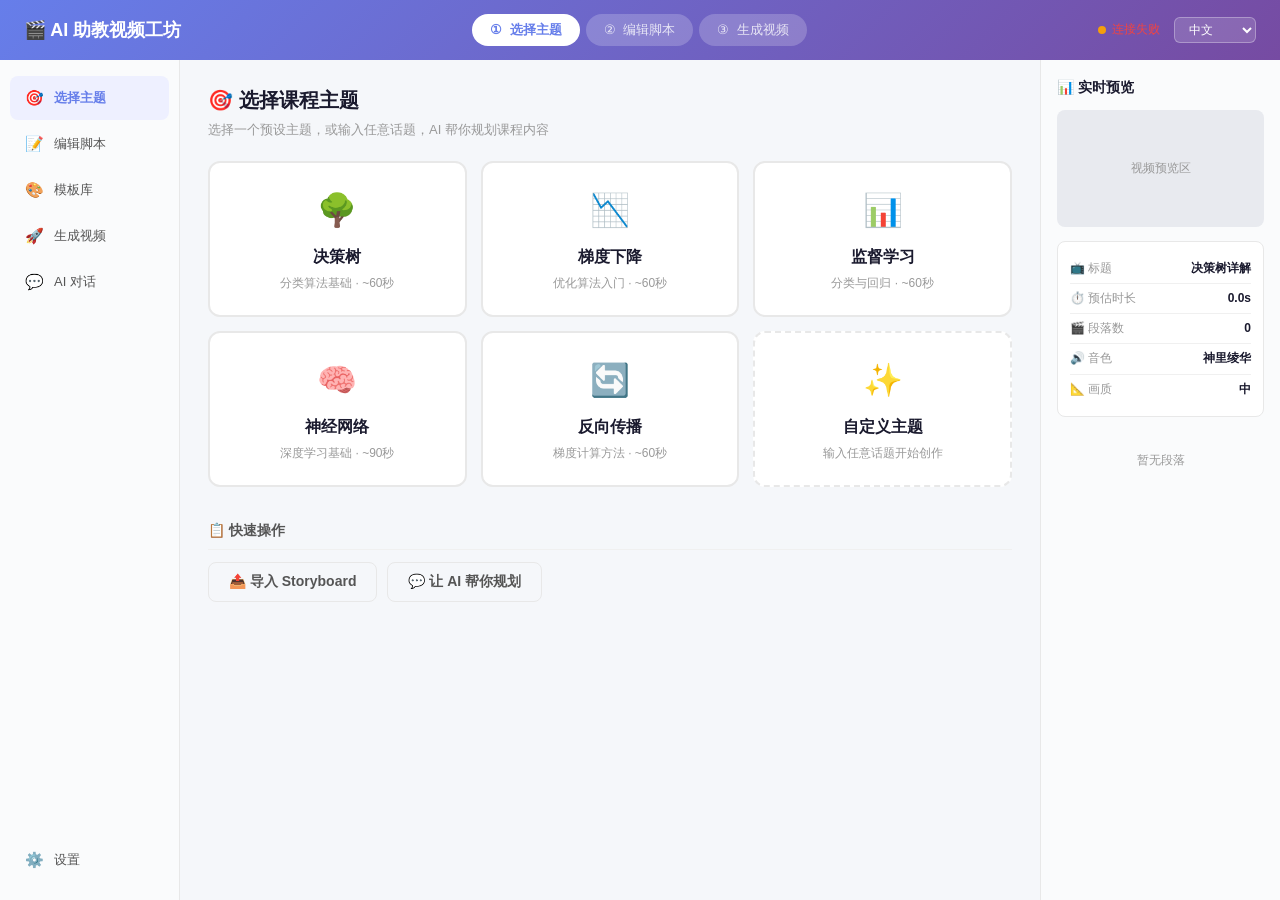
<file: frontend/index.html>
<!DOCTYPE html>
<html lang="zh">
<head>
<meta charset="UTF-8">
<meta name="viewport" content="width=device-width, initial-scale=1.0">
<meta name="description" content="AI 助教视频工坊 - 一键生成专业教学视频">
<meta name="theme-color" content="#667eea">
<link rel="icon" href="data:image/svg+xml,<svg xmlns='http://www.w3.org/2000/svg' viewBox='0 0 100 100'><text y='.9em' font-size='90'>🎬</text></svg>">
<title>AI 助教视频工坊</title>
<link rel="stylesheet" href="style.css">
</head>
<body>

<!-- 顶部导航栏 -->
<header class="app-header">
  <div class="header-left">
    <div class="logo">🎬 AI 助教视频工坊</div>
  </div>
  <div class="header-steps">
    <div class="step active" data-step="topic"><span class="step-num">①</span> 选择主题</div>
    <div class="step" data-step="edit"><span class="step-num">②</span> 编辑脚本</div>
    <div class="step" data-step="generate"><span class="step-num">③</span> 生成视频</div>
  </div>
  <div class="header-right">
    <div class="health-status">
      <span id="statusDot" class="status-dot"></span>
      <span id="statusText" data-i18n="checking">检测中...</span>
    </div>
    <select id="langSwitch" class="lang-switch" onchange="switchLang(this.value)">
      <option value="zh">中文</option>
      <option value="en">English</option>
    </select>
  </div>
</header>

<!-- 主体：侧边栏 + 内容 + 预览 -->
<div class="app-body">

  <!-- 左侧导航 -->
  <nav class="sidebar">
    <div class="nav-item active" data-nav="topic" onclick="goNav('topic')">
      <span class="nav-icon">🎯</span><span class="nav-label">选择主题</span>
    </div>
    <div class="nav-item" data-nav="edit" onclick="goNav('edit')">
      <span class="nav-icon">📝</span><span class="nav-label">编辑脚本</span>
    </div>
    <div class="nav-item" data-nav="templates" onclick="goNav('templates')">
      <span class="nav-icon">🎨</span><span class="nav-label">模板库</span>
    </div>
    <div class="nav-item" data-nav="generate" onclick="goNav('generate')">
      <span class="nav-icon">🚀</span><span class="nav-label">生成视频</span>
    </div>
    <div class="nav-item" data-nav="chat" onclick="goNav('chat')">
      <span class="nav-icon">💬</span><span class="nav-label">AI 对话</span>
    </div>
    <div class="sidebar-bottom">
      <div class="nav-item" data-nav="settings" onclick="goNav('settings')">
        <span class="nav-icon">⚙️</span><span class="nav-label">设置</span>
      </div>
    </div>
  </nav>

  <!-- 中间内容区 -->
  <main class="content">

    <!-- ========== 步骤1：选择主题 ========== -->
    <div class="page active" id="page-topic">
      <h2 class="page-title">🎯 选择课程主题</h2>
      <p class="page-desc">选择一个预设主题，或输入任意话题，AI 帮你规划课程内容</p>

      <div class="topic-grid">
        <div class="topic-card" onclick="loadPreset('decisionTree')">
          <div class="topic-emoji">🌳</div>
          <div class="topic-name">决策树</div>
          <div class="topic-desc">分类算法基础 · ~60秒</div>
        </div>
        <div class="topic-card" onclick="loadPreset('gradientDescent')">
          <div class="topic-emoji">📉</div>
          <div class="topic-name">梯度下降</div>
          <div class="topic-desc">优化算法入门 · ~60秒</div>
        </div>
        <div class="topic-card" onclick="loadPreset('supervised')">
          <div class="topic-emoji">📊</div>
          <div class="topic-name">监督学习</div>
          <div class="topic-desc">分类与回归 · ~60秒</div>
        </div>
        <div class="topic-card" onclick="loadPreset('neuralNetwork')">
          <div class="topic-emoji">🧠</div>
          <div class="topic-name">神经网络</div>
          <div class="topic-desc">深度学习基础 · ~90秒</div>
        </div>
        <div class="topic-card" onclick="loadPreset('backprop')">
          <div class="topic-emoji">🔄</div>
          <div class="topic-name">反向传播</div>
          <div class="topic-desc">梯度计算方法 · ~60秒</div>
        </div>
        <div class="topic-card topic-custom" onclick="goNav('edit')">
          <div class="topic-emoji">✨</div>
          <div class="topic-name">自定义主题</div>
          <div class="topic-desc">输入任意话题开始创作</div>
        </div>
      </div>

      <div class="section-bar">
        <span>📋 快速操作</span>
      </div>
      <div class="quick-actions">
        <button class="btn btn-outline" onclick="importJSON()">📤 导入 Storyboard</button>
        <button class="btn btn-outline" onclick="goNav('chat')">💬 让 AI 帮你规划</button>
      </div>
    </div>

    <!-- ========== 步骤2：编辑脚本 ========== -->
    <div class="page" id="page-edit">
      <h2 class="page-title">📝 编辑课程脚本</h2>
      <p class="page-desc">调整标题、旁白和段落顺序，右侧实时预览时长</p>

      <div class="form-row">
        <div class="form-group">
          <label>📺 课程标题</label>
          <input id="videoTitle" type="text" placeholder="例如：决策树算法详解" value="决策树详解">
        </div>
        <div class="form-group" style="max-width:160px">
          <label>⏱️ 目标时长（秒）</label>
          <input id="durationTarget" type="number" value="60" min="10" max="600">
        </div>
      </div>

      <div class="section-bar">
        <span>🎬 课程段落</span>
        <div class="section-actions">
          <button class="btn btn-sm btn-ghost" onclick="autoIntroOutro()">🎯 自动开场+结尾</button>
          <button class="btn btn-sm btn-primary" onclick="addSegment('','')">
            ＋ 添加段落
          </button>
        </div>
      </div>

      <div id="segmentsContainer" class="segments-container">
        <p class="empty-hint">点击「选择主题」加载预设，或点击「添加段落」开始创作</p>
      </div>

      <div class="form-actions">
        <button class="btn btn-outline" onclick="exportJSON()">📥 导出 JSON</button>
        <button class="btn btn-primary" onclick="goNav('generate')">下一步：生成视频 →</button>
      </div>
    </div>

    <!-- ========== 模板库 ========== -->
    <div class="page" id="page-templates">
      <h2 class="page-title">🎨 模板库</h2>
      <p class="page-desc">查看可用的 Manim 动画模板，点击查看详情</p>
      <div class="form-actions" style="margin-bottom:16px">
        <button class="btn btn-primary" onclick="loadTemplates()">🔄 刷新模板</button>
      </div>
      <div id="templatesGrid" class="templates-grid">
        <p class="empty-hint">点击「刷新模板」获取可用模板列表</p>
      </div>
    </div>

    <!-- ========== 步骤3：生成视频 ========== -->
    <div class="page" id="page-generate">
      <h2 class="page-title">🚀 生成教学视频</h2>
      <p class="page-desc">确认 Storyboard 后一键生成，支持纯 TTS 或完整视频</p>

      <div class="generate-layout">
        <div class="generate-left">
          <div class="section-bar"><span>📋 Storyboard JSON</span></div>
          <textarea id="jsonPreview" class="json-preview" readonly></textarea>
          <div class="json-actions">
            <button class="btn btn-sm btn-ghost" onclick="copyJSON()">📋 复制</button>
            <button class="btn btn-sm btn-ghost" onclick="exportJSON()">📥 导出</button>
            <button class="btn btn-sm btn-ghost" onclick="importJSON()">📤 导入</button>
          </div>
        </div>
        <div class="generate-right">
          <button id="btnGenerate" class="btn btn-generate" onclick="generateVideo()">
            🎬 开始生成
          </button>
          <div class="progress-bar">
            <div id="progressFill" class="progress-fill" style="width:0%"></div>
          </div>
          <div id="progressText" class="progress-text" data-i18n="genReady">就绪</div>

          <div class="section-bar" style="margin-top:16px"><span>📋 运行日志</span></div>
          <div id="logBox" class="log-box">等待开始...</div>
        </div>
      </div>

      <!-- 生成结果 -->
      <div id="resultBox" class="result-box" style="display:none">
        <div class="section-bar"><span>✅ 生成结果</span></div>
        <div id="resultContent"></div>
      </div>

      <!-- 视频预览 -->
      <div id="previewContainer" class="video-preview-container" style="display:none">
        <div class="section-bar"><span>🎬 视频预览</span></div>
        <video id="previewVideo" controls class="video-player"></video>
      </div>
    </div>

    <!-- ========== AI 对话 ========== -->
    <div class="page" id="page-chat">
      <h2 class="page-title">💬 AI 助教对话</h2>
      <p class="page-desc">告诉 AI 你想生成什么样的教学视频，它会帮你规划 Storyboard</p>

      <div class="chat-container">
        <div class="chat-model-bar">
          <label>🤖 选择模型：</label>
          <select id="modelSelect" class="model-select" onchange="onModelChange(this.value)">
            <option value="">加载中...</option>
          </select>
          <span id="modelStatus" class="model-status"></span>
        </div>
        <div id="chatBox" class="chat-box">
          <div class="chat-msg bot">
            <div class="chat-bubble" data-i18n="chatWelcome">你好！我是 AI 助教，告诉我你想生成什么样的教学视频？</div>
          </div>
        </div>
        <div class="chat-input-bar">
          <textarea id="chatInput" class="chat-input" rows="1" data-i18n="chatPlaceholder" placeholder="输入你的需求，例如：帮我生成一个讲梯度下降的视频..."></textarea>
          <div class="chat-buttons">
            <button class="btn btn-primary" onclick="sendChat()" data-i18n="chatSend">发送</button>
            <button class="btn btn-success" onclick="quickGenerate()">🎬 快速生成</button>
          </div>
        </div>
      </div>
    </div>

    <!-- ========== 设置 ========== -->
    <div class="page" id="page-settings">
      <h2 class="page-title">⚙️ Pipeline 设置</h2>
      <p class="page-desc">调整视频生成参数和界面偏好</p>

      <div class="settings-grid">
        <div class="settings-card">
          <h3>🎬 Manim 画质</h3>
          <select id="settQuality">
            <option value="low">低（快速预览）</option>
            <option value="medium" selected>中（默认）</option>
            <option value="high">高（最终输出）</option>
          </select>
        </div>
        <div class="settings-card">
          <h3>📐 字幕对齐</h3>
          <select id="settWhisper">
            <option value="true">启用 WhisperX</option>
            <option value="false">禁用</option>
          </select>
        </div>
        <div class="settings-card">
          <h3>🔊 语速</h3>
          <select id="settSpeed">
            <option value="0.8">0.8x 慢速</option>
            <option value="1.0" selected>1.0x 正常</option>
            <option value="1.2">1.2x 快速</option>
          </select>
        </div>
        <div class="settings-card">
          <h3>📝 字幕字号</h3>
          <select id="settFontSize">
            <option value="14">14px 小</option>
            <option value="18" selected>18px 中</option>
            <option value="24">24px 大</option>
          </select>
        </div>
      </div>

      <div class="section-bar" style="margin-top:20px"><span>🌐 界面语言</span></div>
      <select id="settLang" onchange="switchLang(this.value)">
        <option value="zh">中文</option>
        <option value="en">English</option>
      </select>

      <div class="form-actions" style="margin-top:20px">
        <button class="btn btn-primary" onclick="saveSettings()">💾 保存设置</button>
      </div>
    </div>

  </main>

  <!-- 右侧实时预览 -->
  <aside class="preview-panel">
    <div class="preview-title">📊 实时预览</div>
    <div class="preview-video-box">
      <span>视频预览区</span>
    </div>
    <div class="preview-info">
      <div class="preview-row">
        <span>📺 标题</span>
        <strong id="previewTitle">未设置</strong>
      </div>
      <div class="preview-row">
        <span>⏱️ 预估时长</span>
        <strong id="estDuration">0.0s</strong>
      </div>
      <div class="preview-row">
        <span>🎬 段落数</span>
        <strong id="segCount">0</strong>
      </div>
      <div class="preview-row">
        <span>🔊 音色</span>
        <strong>神里绫华</strong>
      </div>
      <div class="preview-row">
        <span>📐 画质</span>
        <strong id="previewQuality">中</strong>
      </div>
    </div>
    <div class="preview-segments" id="previewSegments">
      <div class="preview-empty">暂无段落</div>
    </div>
  </aside>

</div>

<!-- Toast -->
<div id="toastContainer" class="toast-container"></div>

<script src="app.js"></script>
</body>
</html>
</file>
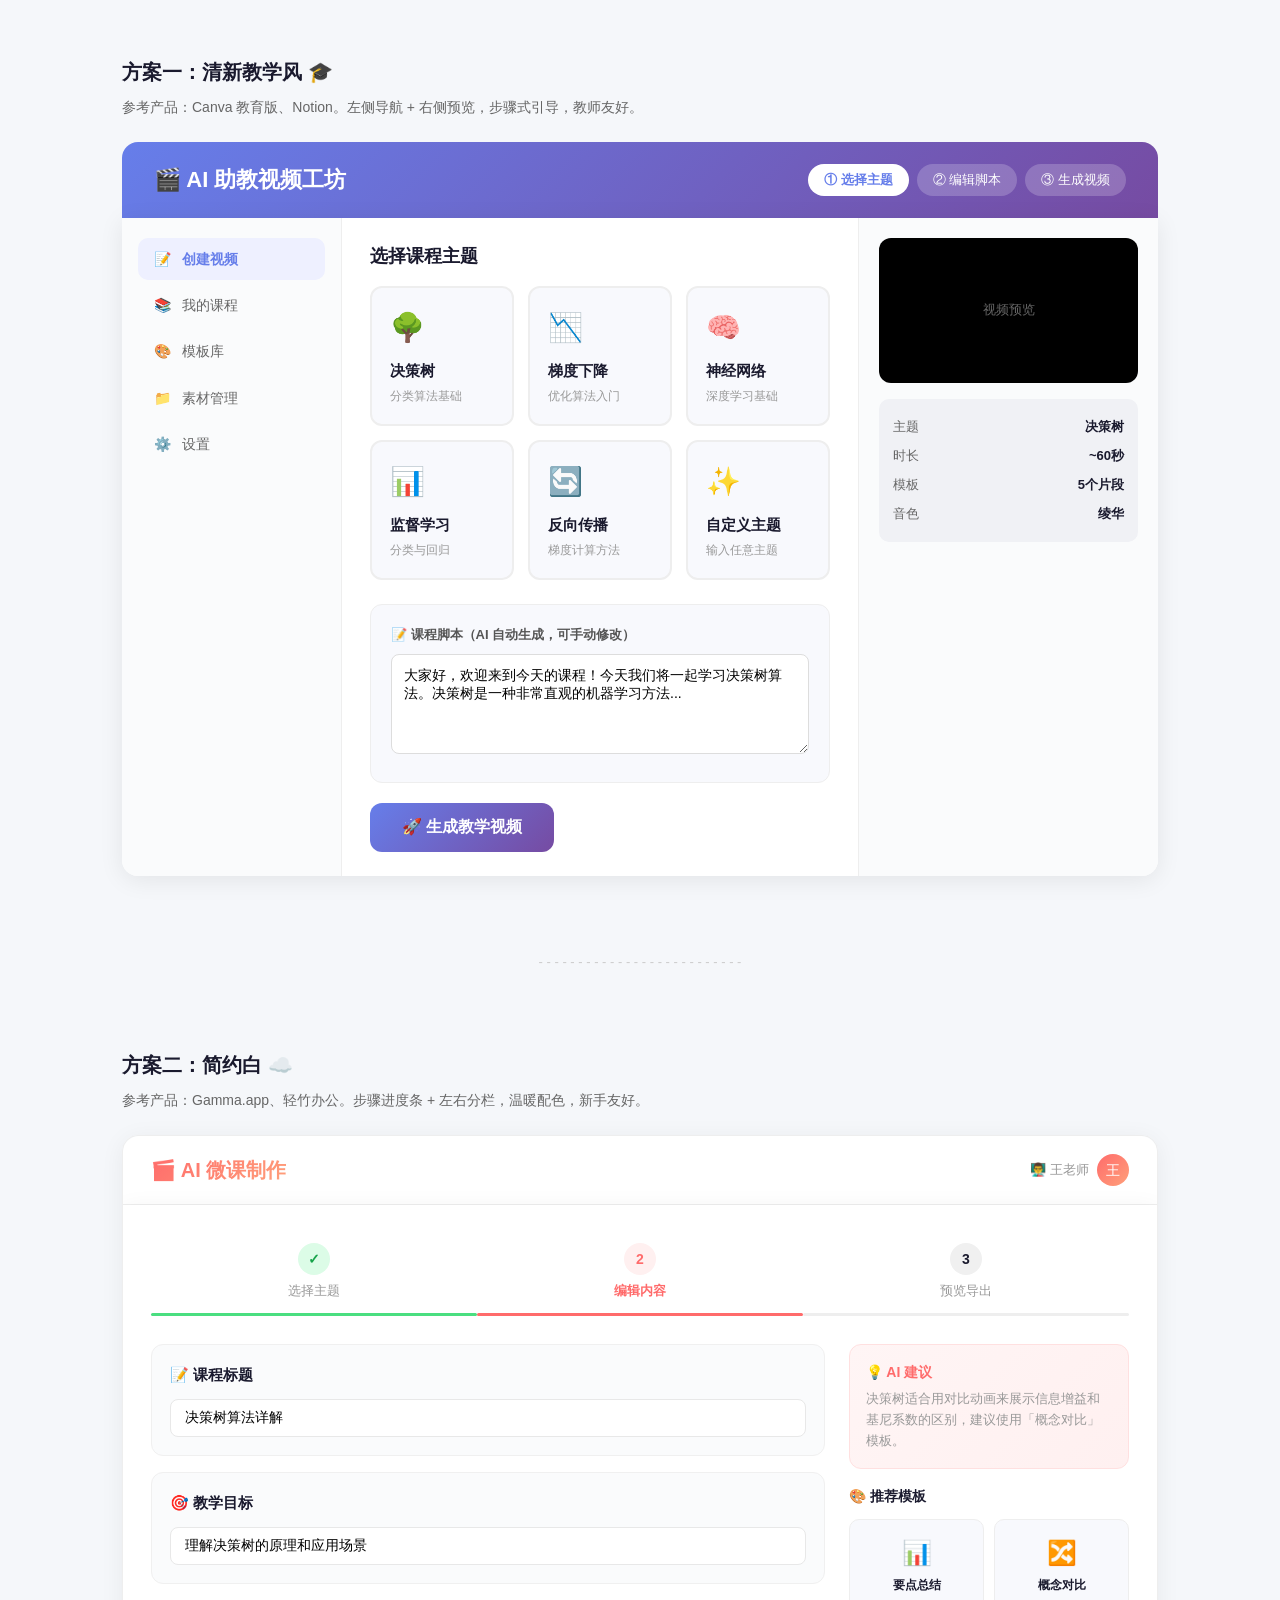
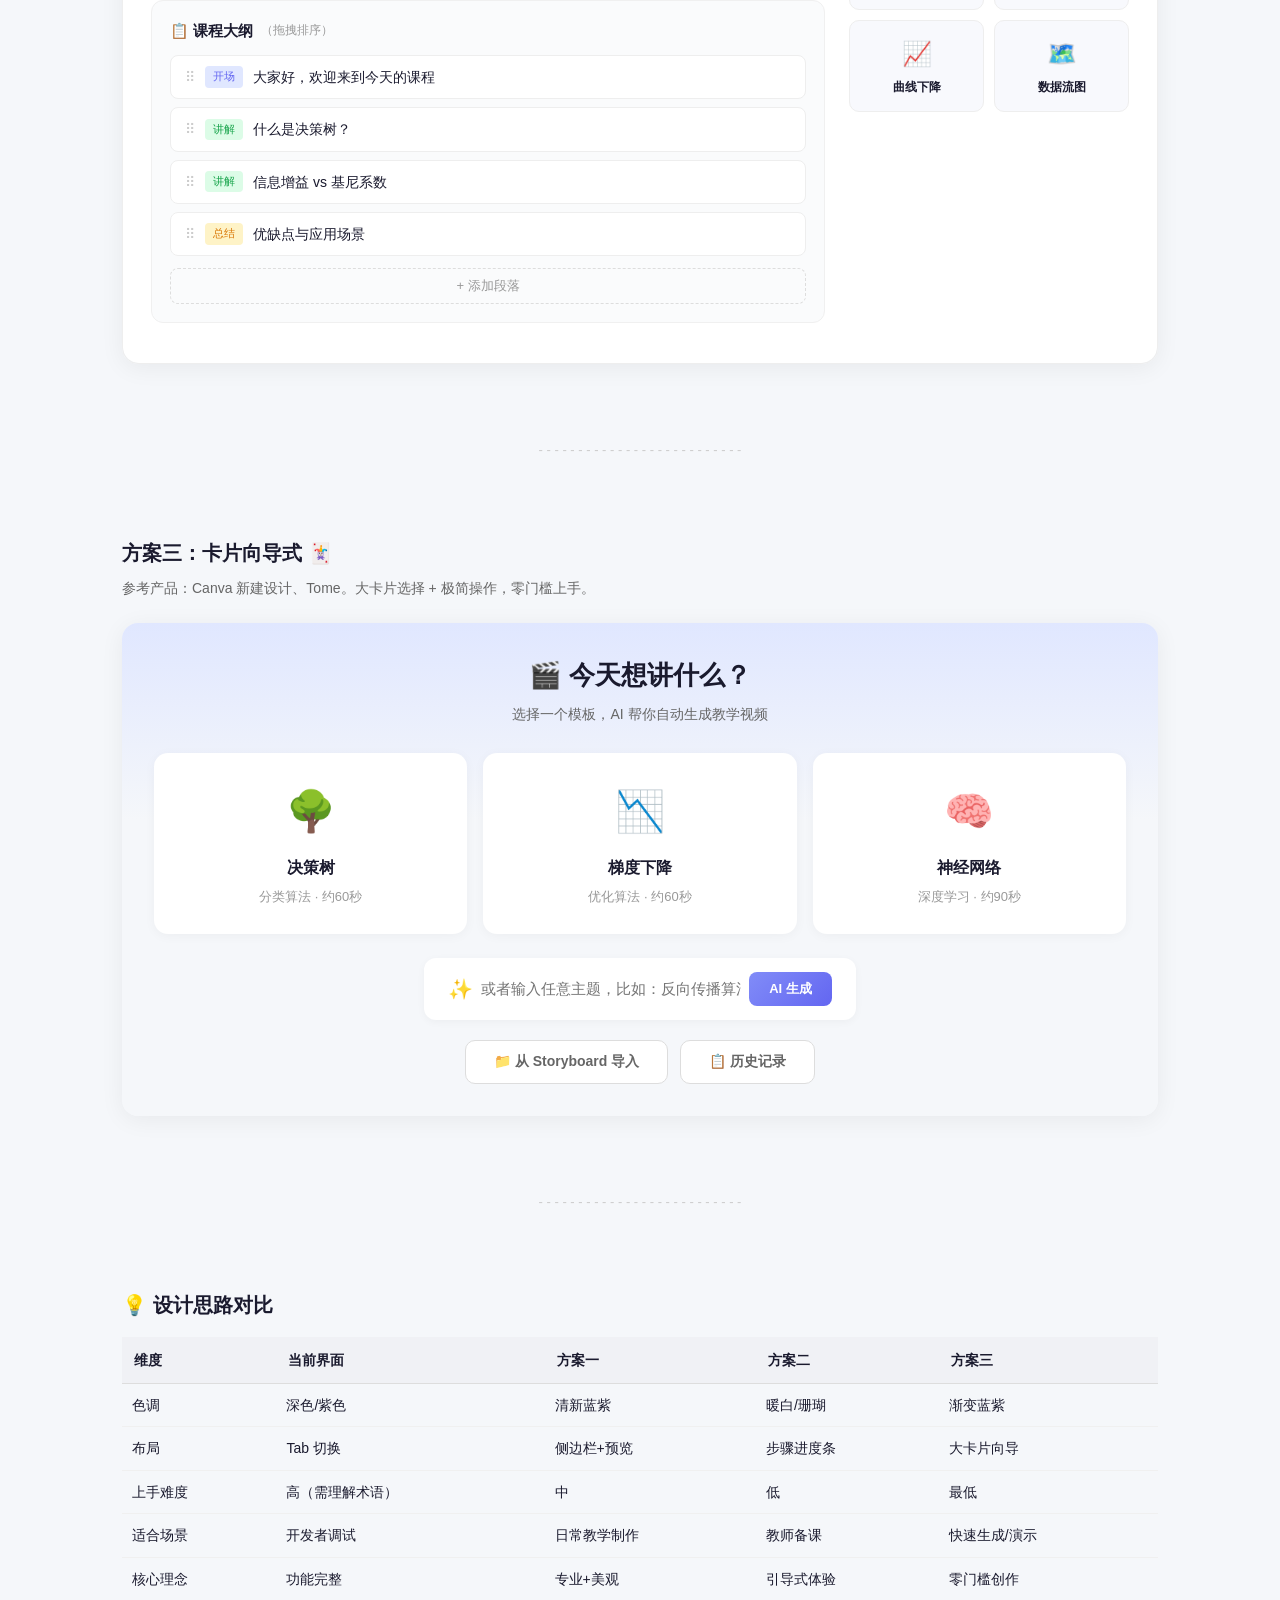
<file: frontend/mockup.html>
<!DOCTYPE html>
<html lang="zh">
<head>
<meta charset="UTF-8">
<meta name="viewport" content="width=device-width, initial-scale=1.0">
<title>教学视频生成器 - UI 参考设计</title>
<style>
* { margin: 0; padding: 0; box-sizing: border-box; }
body { font-family: -apple-system, 'Segoe UI', 'PingFang SC', 'Microsoft YaHei', sans-serif; background: #f5f7fa; color: #1a1a2e; line-height: 1.6; }

/* ===== Design 1: 清新教学风 ===== */
.mockup-section { padding: 32px; margin: 24px auto; max-width: 1100px; }
.mockup-title { font-size: 20px; font-weight: 700; margin-bottom: 8px; color: #1a1a2e; }
.mockup-desc { font-size: 14px; color: #666; margin-bottom: 24px; }

/* Header */
.edu-header { background: linear-gradient(135deg, #667eea 0%, #764ba2 100%); padding: 20px 32px; border-radius: 16px 16px 0 0; display: flex; align-items: center; justify-content: space-between; }
.edu-header h1 { color: white; font-size: 22px; font-weight: 600; }
.edu-header .steps { display: flex; gap: 8px; }
.edu-header .step { background: rgba(255,255,255,0.2); color: white; padding: 6px 16px; border-radius: 20px; font-size: 13px; }
.edu-header .step.active { background: white; color: #667eea; font-weight: 600; }

/* Main Layout */
.edu-body { display: flex; background: white; border-radius: 0 0 16px 16px; overflow: hidden; box-shadow: 0 4px 24px rgba(0,0,0,0.08); }
.edu-sidebar { width: 220px; background: #fafbfc; border-right: 1px solid #eee; padding: 20px 16px; }
.edu-sidebar .nav-item { display: flex; align-items: center; gap: 10px; padding: 10px 14px; border-radius: 10px; margin-bottom: 4px; font-size: 14px; color: #666; cursor: pointer; transition: all 0.2s; }
.edu-sidebar .nav-item:hover { background: #f0f1f5; }
.edu-sidebar .nav-item.active { background: #eef0ff; color: #667eea; font-weight: 600; }
.edu-sidebar .nav-item .icon { width: 20px; text-align: center; }

.edu-main { flex: 1; padding: 24px 28px; }
.edu-main h2 { font-size: 18px; font-weight: 600; margin-bottom: 16px; color: #1a1a2e; }

/* Cards */
.topic-cards { display: grid; grid-template-columns: repeat(3, 1fr); gap: 14px; margin-bottom: 24px; }
.topic-card { background: #f8f9fd; border: 2px solid #eee; border-radius: 12px; padding: 18px; cursor: pointer; transition: all 0.2s; }
.topic-card:hover { border-color: #667eea; transform: translateY(-2px); box-shadow: 0 4px 12px rgba(102,126,234,0.15); }
.topic-card .emoji { font-size: 28px; margin-bottom: 8px; }
.topic-card .name { font-size: 15px; font-weight: 600; margin-bottom: 4px; }
.topic-card .desc { font-size: 12px; color: #999; }

/* Script Editor */
.script-area { background: #f8f9fd; border-radius: 12px; padding: 20px; margin-bottom: 20px; border: 1px solid #eee; }
.script-area label { font-size: 13px; font-weight: 600; color: #555; display: block; margin-bottom: 8px; }
.script-area textarea { width: 100%; height: 100px; border: 1px solid #ddd; border-radius: 8px; padding: 12px; font-size: 14px; font-family: inherit; resize: vertical; background: white; }
.script-area textarea:focus { outline: none; border-color: #667eea; }

/* Preview */
.preview-panel { width: 300px; background: #fafbfc; border-left: 1px solid #eee; padding: 20px; display: flex; flex-direction: column; }
.preview-box { background: #000; border-radius: 12px; aspect-ratio: 16/9; display: flex; align-items: center; justify-content: center; margin-bottom: 16px; }
.preview-box span { color: #666; font-size: 13px; }
.preview-info { background: #f0f1f5; border-radius: 10px; padding: 14px; }
.preview-info .row { display: flex; justify-content: space-between; font-size: 13px; padding: 4px 0; color: #666; }
.preview-info .row strong { color: #1a1a2e; }

/* Generate Button */
.gen-btn { display: inline-flex; align-items: center; gap: 8px; background: linear-gradient(135deg, #667eea, #764ba2); color: white; border: none; padding: 14px 32px; border-radius: 12px; font-size: 16px; font-weight: 600; cursor: pointer; transition: all 0.2s; }
.gen-btn:hover { transform: translateY(-2px); box-shadow: 0 6px 20px rgba(102,126,234,0.35); }

/* ===== Design 2: 简约白 ===== */
.d2-header { background: white; padding: 18px 28px; border-bottom: 1px solid #eee; display: flex; align-items: center; justify-content: space-between; border-radius: 16px 16px 0 0; }
.d2-header h1 { font-size: 20px; font-weight: 700; background: linear-gradient(135deg, #ff6b6b, #ffa07a); -webkit-background-clip: text; -webkit-text-fill-color: transparent; }
.d2-body { background: white; padding: 24px 28px; border-radius: 0 0 16px 16px; box-shadow: 0 4px 24px rgba(0,0,0,0.06); }
.d2-steps { display: flex; gap: 0; margin-bottom: 28px; }
.d2-step { flex: 1; text-align: center; padding: 14px; position: relative; }
.d2-step::after { content: ''; position: absolute; bottom: 0; left: 0; right: 0; height: 3px; background: #eee; border-radius: 2px; }
.d2-step.done::after { background: #4ade80; }
.d2-step.active::after { background: #ff6b6b; }
.d2-step .num { width: 32px; height: 32px; border-radius: 50%; background: #f0f0f0; display: inline-flex; align-items: center; justify-content: center; font-size: 14px; font-weight: 700; margin-bottom: 6px; }
.d2-step.done .num { background: #dcfce7; color: #16a34a; }
.d2-step.active .num { background: #fff0f0; color: #ff6b6b; }
.d2-step .label { font-size: 13px; color: #999; }
.d2-step.active .label { color: #ff6b6b; font-weight: 600; }

.d2-content { display: flex; gap: 24px; }
.d2-editor { flex: 1; }
.d2-card { background: #fafbfc; border: 1px solid #f0f0f0; border-radius: 12px; padding: 18px; margin-bottom: 16px; }
.d2-card h3 { font-size: 15px; font-weight: 600; margin-bottom: 12px; display: flex; align-items: center; gap: 8px; }
.d2-input { width: 100%; padding: 10px 14px; border: 1px solid #e8e8e8; border-radius: 8px; font-size: 14px; background: white; }
.d2-input:focus { outline: none; border-color: #ff6b6b; }

.d2-sidebar { width: 280px; }
.d2-tip { background: linear-gradient(135deg, #fff5f5, #fff0f0); border: 1px solid #ffe0e0; border-radius: 12px; padding: 16px; margin-bottom: 16px; }
.d2-tip h4 { font-size: 14px; color: #ff6b6b; margin-bottom: 6px; }
.d2-tip p { font-size: 13px; color: #999; }

.d2-templates { display: grid; grid-template-columns: 1fr 1fr; gap: 10px; }
.d2-tpl { background: #f8f9fd; border: 1px solid #eee; border-radius: 10px; padding: 14px; text-align: center; cursor: pointer; transition: all 0.2s; }
.d2-tpl:hover { border-color: #ff6b6b; background: #fff8f8; }
.d2-tpl .icon { font-size: 24px; margin-bottom: 4px; }
.d2-tpl .name { font-size: 12px; font-weight: 600; }

/* ===== Design 3: 卡片向导式 ===== */
.d3 { background: linear-gradient(180deg, #e0e7ff 0%, #f5f7fa 40%); border-radius: 16px; padding: 32px; box-shadow: 0 4px 24px rgba(0,0,0,0.06); }
.d3-header { text-align: center; margin-bottom: 28px; }
.d3-header h1 { font-size: 26px; font-weight: 700; color: #1a1a2e; margin-bottom: 6px; }
.d3-header p { color: #666; font-size: 14px; }
.d3-cards { display: grid; grid-template-columns: repeat(3, 1fr); gap: 16px; margin-bottom: 24px; }
.d3-card { background: white; border-radius: 14px; padding: 24px; text-align: center; box-shadow: 0 2px 12px rgba(0,0,0,0.04); cursor: pointer; transition: all 0.2s; border: 2px solid transparent; }
.d3-card:hover { border-color: #818cf8; transform: translateY(-3px); box-shadow: 0 8px 24px rgba(129,140,248,0.2); }
.d3-card .icon { font-size: 40px; margin-bottom: 12px; }
.d3-card h3 { font-size: 16px; font-weight: 600; margin-bottom: 6px; }
.d3-card p { font-size: 13px; color: #999; }

.d3-bottom { display: flex; justify-content: center; gap: 12px; }
.d3-btn { padding: 12px 28px; border-radius: 10px; font-size: 14px; font-weight: 600; cursor: pointer; border: none; transition: all 0.2s; }
.d3-btn.primary { background: linear-gradient(135deg, #818cf8, #6366f1); color: white; }
.d3-btn.primary:hover { box-shadow: 0 4px 16px rgba(99,102,241,0.3); }
.d3-btn.secondary { background: white; color: #666; border: 1px solid #ddd; }

/* Separator */
.sep { text-align: center; padding: 20px; color: #ccc; font-size: 13px; }
</style>
</head>
<body>

<!-- ===== 方案一：清新教学风 ===== -->
<div class="mockup-section">
  <div class="mockup-title">方案一：清新教学风 🎓</div>
  <div class="mockup-desc">参考产品：Canva 教育版、Notion。左侧导航 + 右侧预览，步骤式引导，教师友好。</div>

  <div class="edu-header">
    <h1>🎬 AI 助教视频工坊</h1>
    <div class="steps">
      <div class="step active">① 选择主题</div>
      <div class="step">② 编辑脚本</div>
      <div class="step">③ 生成视频</div>
    </div>
  </div>
  <div class="edu-body">
    <div class="edu-sidebar">
      <div class="nav-item active"><span class="icon">📝</span> 创建视频</div>
      <div class="nav-item"><span class="icon">📚</span> 我的课程</div>
      <div class="nav-item"><span class="icon">🎨</span> 模板库</div>
      <div class="nav-item"><span class="icon">📁</span> 素材管理</div>
      <div class="nav-item"><span class="icon">⚙️</span> 设置</div>
    </div>
    <div class="edu-main">
      <h2>选择课程主题</h2>
      <div class="topic-cards">
        <div class="topic-card"><div class="emoji">🌳</div><div class="name">决策树</div><div class="desc">分类算法基础</div></div>
        <div class="topic-card"><div class="emoji">📉</div><div class="name">梯度下降</div><div class="desc">优化算法入门</div></div>
        <div class="topic-card"><div class="emoji">🧠</div><div class="name">神经网络</div><div class="desc">深度学习基础</div></div>
        <div class="topic-card"><div class="emoji">📊</div><div class="name">监督学习</div><div class="desc">分类与回归</div></div>
        <div class="topic-card"><div class="emoji">🔄</div><div class="name">反向传播</div><div class="desc">梯度计算方法</div></div>
        <div class="topic-card"><div class="emoji">✨</div><div class="name">自定义主题</div><div class="desc">输入任意主题</div></div>
      </div>
      <div class="script-area">
        <label>📝 课程脚本（AI 自动生成，可手动修改）</label>
        <textarea>大家好，欢迎来到今天的课程！今天我们将一起学习决策树算法。决策树是一种非常直观的机器学习方法...</textarea>
      </div>
      <button class="gen-btn">🚀 生成教学视频</button>
    </div>
    <div class="preview-panel">
      <div class="preview-box"><span>视频预览</span></div>
      <div class="preview-info">
        <div class="row"><span>主题</span><strong>决策树</strong></div>
        <div class="row"><span>时长</span><strong>~60秒</strong></div>
        <div class="row"><span>模板</span><strong>5个片段</strong></div>
        <div class="row"><span>音色</span><strong>绫华</strong></div>
      </div>
    </div>
  </div>
</div>

<div class="sep">- - - - - - - - - - - - - - - - - - - - - - - - - -</div>

<!-- ===== 方案二：简约白 ===== -->
<div class="mockup-section">
  <div class="mockup-title">方案二：简约白 ☁️</div>
  <div class="mockup-desc">参考产品：Gamma.app、轻竹办公。步骤进度条 + 左右分栏，温暖配色，新手友好。</div>

  <div style="border:1px solid #eee; border-radius:16px; overflow:hidden; box-shadow:0 4px 24px rgba(0,0,0,0.06);">
    <div class="d2-header">
      <h1>🎬 AI 微课制作</h1>
      <div style="display:flex;gap:8px;align-items:center;">
        <span style="font-size:13px;color:#999;">👨‍🏫 王老师</span>
        <div style="width:32px;height:32px;border-radius:50%;background:linear-gradient(135deg,#ff6b6b,#ffa07a);display:flex;align-items:center;justify-content:center;color:white;font-size:14px;">王</div>
      </div>
    </div>
    <div class="d2-body">
      <div class="d2-steps">
        <div class="d2-step done"><div class="num">✓</div><div class="label">选择主题</div></div>
        <div class="d2-step active"><div class="num">2</div><div class="label">编辑内容</div></div>
        <div class="d2-step"><div class="num">3</div><div class="label">预览导出</div></div>
      </div>
      <div class="d2-content">
        <div class="d2-editor">
          <div class="d2-card">
            <h3>📝 课程标题</h3>
            <input class="d2-input" value="决策树算法详解" />
          </div>
          <div class="d2-card">
            <h3>🎯 教学目标</h3>
            <input class="d2-input" value="理解决策树的原理和应用场景" />
          </div>
          <div class="d2-card">
            <h3>📋 课程大纲 <span style="font-size:12px;color:#999;font-weight:400;">（拖拽排序）</span></h3>
            <div style="display:flex;flex-direction:column;gap:8px;">
              <div style="display:flex;align-items:center;gap:10px;padding:10px 14px;background:white;border-radius:8px;border:1px solid #eee;font-size:14px;">
                <span style="color:#ccc;">⠿</span> <span style="background:#e0e7ff;color:#6366f1;padding:2px 8px;border-radius:4px;font-size:11px;">开场</span> 大家好，欢迎来到今天的课程
              </div>
              <div style="display:flex;align-items:center;gap:10px;padding:10px 14px;background:white;border-radius:8px;border:1px solid #eee;font-size:14px;">
                <span style="color:#ccc;">⠿</span> <span style="background:#dcfce7;color:#16a34a;padding:2px 8px;border-radius:4px;font-size:11px;">讲解</span> 什么是决策树？
              </div>
              <div style="display:flex;align-items:center;gap:10px;padding:10px 14px;background:white;border-radius:8px;border:1px solid #eee;font-size:14px;">
                <span style="color:#ccc;">⠿</span> <span style="background:#dcfce7;color:#16a34a;padding:2px 8px;border-radius:4px;font-size:11px;">讲解</span> 信息增益 vs 基尼系数
              </div>
              <div style="display:flex;align-items:center;gap:10px;padding:10px 14px;background:white;border-radius:8px;border:1px solid #eee;font-size:14px;">
                <span style="color:#ccc;">⠿</span> <span style="background:#fef3c7;color:#d97706;padding:2px 8px;border-radius:4px;font-size:11px;">总结</span> 优缺点与应用场景
              </div>
            </div>
            <button style="margin-top:12px;padding:8px 16px;border:1px dashed #ddd;border-radius:8px;background:transparent;color:#999;font-size:13px;cursor:pointer;width:100%;">+ 添加段落</button>
          </div>
        </div>
        <div class="d2-sidebar">
          <div class="d2-tip">
            <h4>💡 AI 建议</h4>
            <p>决策树适合用对比动画来展示信息增益和基尼系数的区别，建议使用「概念对比」模板。</p>
          </div>
          <h3 style="font-size:14px;font-weight:600;margin-bottom:12px;">🎨 推荐模板</h3>
          <div class="d2-templates">
            <div class="d2-tpl"><div class="icon">📊</div><div class="name">要点总结</div></div>
            <div class="d2-tpl"><div class="icon">🔀</div><div class="name">概念对比</div></div>
            <div class="d2-tpl"><div class="icon">📈</div><div class="name">曲线下降</div></div>
            <div class="d2-tpl"><div class="icon">🗺️</div><div class="name">数据流图</div></div>
          </div>
        </div>
      </div>
    </div>
  </div>
</div>

<div class="sep">- - - - - - - - - - - - - - - - - - - - - - - - - -</div>

<!-- ===== 方案三：卡片向导式 ===== -->
<div class="mockup-section">
  <div class="mockup-title">方案三：卡片向导式 🃏</div>
  <div class="mockup-desc">参考产品：Canva 新建设计、Tome。大卡片选择 + 极简操作，零门槛上手。</div>

  <div class="d3">
    <div class="d3-header">
      <h1>🎬 今天想讲什么？</h1>
      <p>选择一个模板，AI 帮你自动生成教学视频</p>
    </div>
    <div class="d3-cards">
      <div class="d3-card">
        <div class="icon">🌳</div>
        <h3>决策树</h3>
        <p>分类算法 · 约60秒</p>
      </div>
      <div class="d3-card">
        <div class="icon">📉</div>
        <h3>梯度下降</h3>
        <p>优化算法 · 约60秒</p>
      </div>
      <div class="d3-card">
        <div class="icon">🧠</div>
        <h3>神经网络</h3>
        <p>深度学习 · 约90秒</p>
      </div>
    </div>
    <div style="text-align:center;margin-bottom:20px;">
      <div style="display:inline-flex;align-items:center;gap:8px;background:white;border-radius:12px;padding:14px 24px;box-shadow:0 2px 8px rgba(0,0,0,0.04);">
        <span style="font-size:20px;">✨</span>
        <input style="border:none;outline:none;font-size:15px;width:260px;" placeholder="或者输入任意主题，比如：反向传播算法" />
        <button style="background:linear-gradient(135deg,#818cf8,#6366f1);color:white;border:none;padding:8px 20px;border-radius:8px;font-size:13px;font-weight:600;cursor:pointer;">AI 生成</button>
      </div>
    </div>
    <div class="d3-bottom">
      <button class="d3-btn secondary">📁 从 Storyboard 导入</button>
      <button class="d3-btn secondary">📋 历史记录</button>
    </div>
  </div>
</div>

<div class="sep">- - - - - - - - - - - - - - - - - - - - - - - - - -</div>

<!-- ===== 对比总结 ===== -->
<div class="mockup-section">
  <div class="mockup-title">💡 设计思路对比</div>
  <table style="width:100%;border-collapse:collapse;margin-top:16px;font-size:14px;">
    <tr style="background:#f0f1f5;">
      <th style="padding:12px;text-align:left;border-bottom:1px solid #ddd;">维度</th>
      <th style="padding:12px;text-align:left;border-bottom:1px solid #ddd;">当前界面</th>
      <th style="padding:12px;text-align:left;border-bottom:1px solid #ddd;">方案一</th>
      <th style="padding:12px;text-align:left;border-bottom:1px solid #ddd;">方案二</th>
      <th style="padding:12px;text-align:left;border-bottom:1px solid #ddd;">方案三</th>
    </tr>
    <tr><td style="padding:10px;border-bottom:1px solid #f0f0f0;">色调</td><td style="padding:10px;border-bottom:1px solid #f0f0f0;">深色/紫色</td><td style="padding:10px;border-bottom:1px solid #f0f0f0;">清新蓝紫</td><td style="padding:10px;border-bottom:1px solid #f0f0f0;">暖白/珊瑚</td><td style="padding:10px;border-bottom:1px solid #f0f0f0;">渐变蓝紫</td></tr>
    <tr><td style="padding:10px;border-bottom:1px solid #f0f0f0;">布局</td><td style="padding:10px;border-bottom:1px solid #f0f0f0;">Tab 切换</td><td style="padding:10px;border-bottom:1px solid #f0f0f0;">侧边栏+预览</td><td style="padding:10px;border-bottom:1px solid #f0f0f0;">步骤进度条</td><td style="padding:10px;border-bottom:1px solid #f0f0f0;">大卡片向导</td></tr>
    <tr><td style="padding:10px;border-bottom:1px solid #f0f0f0;">上手难度</td><td style="padding:10px;border-bottom:1px solid #f0f0f0;">高（需理解术语）</td><td style="padding:10px;border-bottom:1px solid #f0f0f0;">中</td><td style="padding:10px;border-bottom:1px solid #f0f0f0;">低</td><td style="padding:10px;border-bottom:1px solid #f0f0f0;">最低</td></tr>
    <tr><td style="padding:10px;border-bottom:1px solid #f0f0f0;">适合场景</td><td style="padding:10px;border-bottom:1px solid #f0f0f0;">开发者调试</td><td style="padding:10px;border-bottom:1px solid #f0f0f0;">日常教学制作</td><td style="padding:10px;border-bottom:1px solid #f0f0f0;">教师备课</td><td style="padding:10px;border-bottom:1px solid #f0f0f0;">快速生成/演示</td></tr>
    <tr><td style="padding:10px;">核心理念</td><td style="padding:10px;">功能完整</td><td style="padding:10px;">专业+美观</td><td style="padding:10px;">引导式体验</td><td style="padding:10px;">零门槛创作</td></tr>
  </table>
</div>
</file>
<file: frontend/style.css>
/* AI 助教视频工坊 - 清新教学风 */
:root {
  --primary: #667eea;
  --primary-light: #818cf8;
  --primary-dark: #4f46e5;
  --accent: #764ba2;
  --bg: #f5f7fa;
  --bg-card: #ffffff;
  --bg-sidebar: #fafbfc;
  --text1: #1a1a2e;
  --text2: #555;
  --text3: #999;
  --border: #e8e8e8;
  --border-light: #f0f0f0;
  --success: #10b981;
  --error: #ef4444;
  --warning: #f59e0b;
  --radius: 12px;
  --radius-sm: 8px;
  --shadow: 0 2px 12px rgba(0,0,0,0.06);
  --shadow-lg: 0 4px 24px rgba(0,0,0,0.08);
  --transition: all 0.2s ease;
}
* { margin:0; padding:0; box-sizing:border-box; }
body { font-family: -apple-system, 'Segoe UI', 'PingFang SC', 'Microsoft YaHei', sans-serif; background:var(--bg); color:var(--text1); line-height:1.6; min-height:100vh; display:flex; flex-direction:column; }

/* Header */
.app-header { display:flex; align-items:center; justify-content:space-between; padding:0 24px; height:60px; background:linear-gradient(135deg, var(--primary), var(--accent)); color:white; flex-shrink:0; }
.header-left .logo { font-size:18px; font-weight:700; }
.header-steps { display:flex; gap:6px; }
.header-steps .step { padding:6px 18px; border-radius:20px; font-size:13px; background:rgba(255,255,255,0.2); color:rgba(255,255,255,0.8); transition:var(--transition); cursor:pointer; }
.header-steps .step.active { background:white; color:var(--primary); font-weight:600; }
.header-steps .step .step-num { margin-right:4px; }
.header-right { display:flex; align-items:center; gap:14px; }
.health-status { display:flex; align-items:center; gap:6px; font-size:12px; }
.status-dot { width:8px; height:8px; border-radius:50%; background:#f59e0b; }
.status-dot.online { background:#10b981; }
.lang-switch { padding:4px 10px; border-radius:6px; border:1px solid rgba(255,255,255,0.3); background:rgba(255,255,255,0.15); color:white; font-size:12px; cursor:pointer; }
.lang-switch option { color:#333; background:white; }

/* Body Layout */
.app-body { display:flex; flex:1; overflow:hidden; }

/* Sidebar */
.sidebar { width:180px; background:var(--bg-sidebar); border-right:1px solid var(--border); padding:16px 10px; display:flex; flex-direction:column; flex-shrink:0; }
.nav-item { display:flex; align-items:center; gap:10px; padding:10px 14px; border-radius:var(--radius-sm); font-size:13px; color:var(--text2); cursor:pointer; transition:var(--transition); margin-bottom:2px; }
.nav-item:hover { background:#f0f1f5; color:var(--text1); }
.nav-item.active { background:#eef0ff; color:var(--primary); font-weight:600; }
.nav-icon { width:20px; text-align:center; font-size:15px; }
.sidebar-bottom { margin-top:auto; }

/* Content */
.content { flex:1; overflow-y:auto; padding:24px 28px; }
.page { display:none; }
.page.active { display:block; }
.page-title { font-size:20px; font-weight:700; margin-bottom:4px; color:var(--text1); }
.page-desc { font-size:13px; color:var(--text3); margin-bottom:20px; }

/* Topic Cards */
.topic-grid { display:grid; grid-template-columns:repeat(3, 1fr); gap:14px; margin-bottom:24px; }
.topic-card { background:var(--bg-card); border:2px solid var(--border); border-radius:var(--radius); padding:22px 18px; text-align:center; cursor:pointer; transition:var(--transition); }
.topic-card:hover { border-color:var(--primary); transform:translateY(-3px); box-shadow:0 6px 20px rgba(102,126,234,0.15); }
.topic-emoji { font-size:32px; margin-bottom:8px; }
.topic-name { font-size:16px; font-weight:700; margin-bottom:4px; }
.topic-desc { font-size:12px; color:var(--text3); }
.topic-custom { border-style:dashed; }

/* Buttons */
.btn { display:inline-flex; align-items:center; gap:6px; padding:10px 20px; border-radius:var(--radius-sm); font-size:14px; font-weight:600; cursor:pointer; border:none; transition:var(--transition); }
.btn-primary { background:linear-gradient(135deg, var(--primary), var(--primary-light)); color:white; }
.btn-primary:hover { box-shadow:0 4px 16px rgba(102,126,234,0.3); transform:translateY(-1px); }
.btn-outline { background:transparent; border:1px solid var(--border); color:var(--text2); }
.btn-outline:hover { border-color:var(--primary); color:var(--primary); background:#f8f9ff; }
.btn-ghost { background:transparent; border:1px solid var(--border); color:var(--text2); }
.btn-ghost:hover { border-color:var(--primary); color:var(--primary); }
.btn-sm { padding:6px 14px; font-size:12px; }
.btn-remove { background:transparent; border:none; color:#ccc; font-size:16px; cursor:pointer; padding:4px 8px; border-radius:4px; }
.btn-remove:hover { color:var(--error); background:#fff0f0; }
.btn-generate { width:100%; padding:16px; font-size:18px; font-weight:700; color:white; background:linear-gradient(135deg, var(--primary), var(--accent)); border-radius:var(--radius); border:none; cursor:pointer; transition:var(--transition); }
.btn-generate:hover { transform:translateY(-2px); box-shadow:0 6px 24px rgba(102,126,234,0.35); }
.btn-generate:disabled { opacity:0.6; cursor:not-allowed; transform:none; }
.quick-actions { display:flex; gap:10px; }

/* Section Bar */
.section-bar { display:flex; align-items:center; justify-content:space-between; padding:8px 0; margin-bottom:12px; border-bottom:1px solid var(--border-light); font-size:14px; font-weight:600; color:var(--text2); }
.section-actions { display:flex; gap:8px; }

/* Form */
.form-row { display:flex; gap:16px; margin-bottom:16px; }
.form-group { flex:1; }
.form-group label { display:block; font-size:13px; font-weight:600; color:var(--text2); margin-bottom:6px; }
.form-group input, .form-group select, .form-group textarea { width:100%; padding:10px 14px; border:1px solid var(--border); border-radius:var(--radius-sm); font-size:14px; font-family:inherit; background:var(--bg-card); color:var(--text1); transition:var(--transition); }
.form-group input:focus, .form-group select:focus, .form-group textarea:focus { outline:none; border-color:var(--primary); box-shadow:0 0 0 3px rgba(102,126,234,0.1); }
.form-actions { display:flex; gap:10px; margin-top:20px; }

/* Segments */
.segments-container { min-height:100px; }
.segment-item { background:var(--bg-card); border:1px solid var(--border); border-radius:var(--radius); padding:16px; margin-bottom:12px; transition:var(--transition); }
.segment-item:hover { border-color:var(--primary-light); box-shadow:var(--shadow); }
.seg-header { display:flex; align-items:center; justify-content:space-between; margin-bottom:10px; }
.seg-header-left { display:flex; align-items:center; gap:10px; }
.seg-num { width:28px; height:28px; border-radius:50%; background:linear-gradient(135deg, var(--primary), var(--primary-light)); color:white; display:flex; align-items:center; justify-content:center; font-size:13px; font-weight:700; flex-shrink:0; }
.seg-template { padding:6px 12px; border:1px solid var(--border); border-radius:6px; font-size:13px; background:white; color:var(--text1); }
.move-btns { display:flex; gap:4px; }
.move-btns button { background:transparent; border:1px solid var(--border); border-radius:4px; padding:2px 8px; font-size:12px; cursor:pointer; color:var(--text3); }
.move-btns button:hover { border-color:var(--primary); color:var(--primary); }
.seg-body label { font-size:12px; font-weight:600; color:var(--text3); display:block; margin-bottom:4px; }
.seg-body textarea, .seg-body input { width:100%; padding:8px 12px; border:1px solid var(--border); border-radius:6px; font-size:13px; font-family:inherit; background:white; }
.seg-body textarea { min-height:60px; resize:vertical; }
.seg-body textarea:focus, .seg-body input:focus { outline:none; border-color:var(--primary); }
.seg-params { display:grid; grid-template-columns:1fr 1fr 1fr; gap:8px; margin-top:8px; }
.seg-params label { font-size:11px; }
.seg-params input { padding:6px 8px; font-size:12px; }
.empty-hint { text-align:center; color:var(--text3); padding:40px 20px; font-size:14px; }

/* Templates Grid */
.templates-grid { display:grid; grid-template-columns:repeat(auto-fill, minmax(200px, 1fr)); gap:14px; }
.template-card { background:var(--bg-card); border:1px solid var(--border); border-radius:var(--radius); padding:18px; cursor:pointer; transition:var(--transition); }
.template-card:hover { border-color:var(--primary); transform:translateY(-2px); box-shadow:var(--shadow); }
.template-card .name { font-size:15px; font-weight:700; margin-bottom:4px; }
.template-card .kind { font-size:11px; color:var(--primary); background:#eef0ff; display:inline-block; padding:2px 8px; border-radius:4px; margin-bottom:6px; }
.template-card .desc { font-size:12px; color:var(--text3); }

/* Generate Page */
.generate-layout { display:flex; gap:20px; margin-bottom:16px; }
.generate-left { flex:1; }
.generate-right { width:320px; }
.json-preview { width:100%; height:240px; padding:14px; border:1px solid var(--border); border-radius:var(--radius-sm); font-family:'Cascadia Code',Consolas,monospace; font-size:12px; line-height:1.5; resize:none; background:#fafbfc; color:var(--text1); }
.json-actions { display:flex; gap:6px; margin-top:8px; }
.progress-bar { width:100%; height:8px; background:var(--border-light); border-radius:4px; overflow:hidden; margin:12px 0 6px; }
.progress-fill { height:100%; background:linear-gradient(90deg, var(--primary), var(--primary-light)); border-radius:4px; transition:width 0.3s ease; }
.progress-text { font-size:12px; color:var(--text3); text-align:center; }
.log-box { width:100%; height:180px; padding:12px; background:#fafbfc; border:1px solid var(--border); border-radius:var(--radius-sm); font-family:monospace; font-size:12px; overflow-y:auto; white-space:pre-wrap; color:var(--text2); }
.result-box { background:var(--bg-card); border:1px solid var(--border); border-radius:var(--radius); padding:16px; margin-top:16px; }
.result-item { display:flex; justify-content:space-between; padding:6px 0; border-bottom:1px solid var(--border-light); font-size:13px; }
.video-preview-container { margin-top:16px; }
.video-player { width:100%; max-height:400px; border-radius:var(--radius); background:#000; }

/* Chat */
.chat-container { display:flex; flex-direction:column; height:calc(100vh - 200px); }
.chat-model-bar { display:flex; align-items:center; gap:10px; margin-bottom:12px; }
.chat-model-bar label { font-size:13px; font-weight:600; color:var(--text2); }
.model-select { padding:6px 12px; border:1px solid var(--border); border-radius:6px; font-size:13px; min-width:200px; }
.model-status { font-size:12px; color:var(--success); font-weight:500; }
.chat-box { flex:1; min-height:300px; padding:16px; background:var(--bg-card); border:1px solid var(--border); border-radius:var(--radius) var(--radius) 0 0; overflow-y:auto; }
.chat-msg { margin-bottom:12px; display:flex; }
.chat-msg.user { justify-content:flex-end; }
.chat-bubble { max-width:70%; padding:10px 16px; border-radius:16px; font-size:14px; line-height:1.5; }
.chat-msg.bot .chat-bubble { background:#f0f1f5; color:var(--text1); border-bottom-left-radius:4px; }
.chat-msg.user .chat-bubble { background:linear-gradient(135deg, var(--primary), var(--primary-light)); color:white; border-bottom-right-radius:4px; }
.chat-input-bar { display:flex; gap:8px; padding:12px; background:var(--bg-card); border:1px solid var(--border); border-top:none; border-radius:0 0 var(--radius) var(--radius); }
.chat-input { flex:1; padding:10px 14px; border:1px solid var(--border); border-radius:var(--radius-sm); font-size:14px; font-family:inherit; resize:none; min-height:40px; max-height:100px; }
.chat-input:focus { outline:none; border-color:var(--primary); }

/* Settings */
.settings-grid { display:grid; grid-template-columns:repeat(2, 1fr); gap:14px; }
.settings-card { background:var(--bg-card); border:1px solid var(--border); border-radius:var(--radius); padding:18px; }
.settings-card h3 { font-size:14px; font-weight:600; margin-bottom:10px; color:var(--text2); }
.settings-card select { width:100%; padding:8px 12px; border:1px solid var(--border); border-radius:6px; font-size:13px; }

/* Preview Panel */
.preview-panel { width:240px; background:var(--bg-sidebar); border-left:1px solid var(--border); padding:16px; display:flex; flex-direction:column; flex-shrink:0; overflow-y:auto; }
.preview-title { font-size:14px; font-weight:700; margin-bottom:12px; color:var(--text1); }
.preview-video-box { width:100%; aspect-ratio:16/9; background:#e8eaef; border-radius:var(--radius-sm); display:flex; align-items:center; justify-content:center; margin-bottom:14px; color:var(--text3); font-size:12px; }
.preview-info { background:var(--bg-card); border:1px solid var(--border); border-radius:var(--radius-sm); padding:12px; margin-bottom:14px; }
.preview-row { display:flex; justify-content:space-between; align-items:center; padding:5px 0; font-size:12px; color:var(--text3); border-bottom:1px solid var(--border-light); }
.preview-row:last-child { border-bottom:none; }
.preview-row strong { color:var(--text1); font-size:12px; }
.preview-segments { flex:1; overflow-y:auto; }
.preview-seg-item { display:flex; align-items:center; gap:8px; padding:6px 8px; margin-bottom:4px; background:var(--bg-card); border:1px solid var(--border-light); border-radius:6px; font-size:11px; }
.preview-seg-num { width:20px; height:20px; border-radius:50%; background:var(--primary); color:white; display:flex; align-items:center; justify-content:center; font-size:10px; font-weight:700; flex-shrink:0; }
.preview-seg-name { flex:1; overflow:hidden; text-overflow:ellipsis; white-space:nowrap; color:var(--text2); }
.preview-empty { text-align:center; color:var(--text3); padding:20px 0; font-size:12px; }

/* Toast */
.toast-container { position:fixed; top:80px; right:20px; z-index:9999; display:flex; flex-direction:column; gap:8px; }
.toast { padding:10px 18px; border-radius:var(--radius-sm); font-size:13px; font-weight:500; animation:slideIn 0.3s ease; box-shadow:var(--shadow-lg); color:white; }
.toast.success { background:var(--success); }
.toast.error { background:var(--error); }
.toast.info { background:var(--primary); }
.toast.warning { background:var(--warning); }
@keyframes slideIn { from { opacity:0; transform:translateX(40px); } to { opacity:1; transform:translateX(0); } }

/* Loading 动画 */
.loading-spinner { display:inline-block; width:20px; height:20px; border:2px solid rgba(255,255,255,0.3); border-radius:50%; border-top-color:white; animation:spin 1s ease-in-out infinite; margin-right:8px; vertical-align:middle; }
@keyframes spin { to { transform:rotate(360deg); } }
.btn-loading { position:relative; pointer-events:none; }
.btn-loading::after { content:''; position:absolute; top:50%; left:50%; width:20px; height:20px; margin:-10px 0 0 -10px; border:2px solid rgba(255,255,255,0.3); border-radius:50%; border-top-color:white; animation:spin 1s ease-in-out infinite; }

/* 错误提示 */
.error-message { background:#fef2f2; border:1px solid #fecaca; border-radius:var(--radius-sm); padding:12px 16px; margin:12px 0; color:var(--error); font-size:13px; display:flex; align-items:flex-start; gap:8px; }
.error-message::before { content:'⚠️'; flex-shrink:0; }
.warning-message { background:#fffbeb; border:1px solid #fde68a; border-radius:var(--radius-sm); padding:12px 16px; margin:12px 0; color:#92400e; font-size:13px; display:flex; align-items:flex-start; gap:8px; }
.warning-message::before { content:'💡'; flex-shrink:0; }

/* 成功提示 */
.success-message { background:#f0fdf4; border:1px solid #bbf7d0; border-radius:var(--radius-sm); padding:12px 16px; margin:12px 0; color:#166534; font-size:13px; display:flex; align-items:flex-start; gap:8px; }
.success-message::before { content:'✅'; flex-shrink:0; }

/* 禁用状态 */
.btn:disabled, .btn[disabled] { opacity:0.5; cursor:not-allowed; pointer-events:none; }
input:disabled, select:disabled, textarea:disabled { background:#f9fafb; color:#9ca3af; cursor:not-allowed; }

/* 视频播放器优化 */
.video-player { border-radius:var(--radius); background:#000; box-shadow:0 4px 20px rgba(0,0,0,0.15); }
.video-player::-webkit-media-controls-panel { background:linear-gradient(transparent, rgba(0,0,0,0.7)); }

/* 进度条动画 */
.progress-fill { transition:width 0.5s ease; background:linear-gradient(90deg, var(--primary), var(--primary-light), var(--primary)); background-size:200% 100%; animation:progressShimmer 2s infinite; }
@keyframes progressShimmer { 0% { background-position:200% 0; } 100% { background-position:-200% 0; } }

/* 聊天按钮样式 */
.chat-buttons { display:flex; gap:8px; }
.chat-buttons .btn { white-space:nowrap; }
.btn-success { background:linear-gradient(135deg, #10b981, #059669); color:white; }
.btn-success:hover { background:linear-gradient(135deg, #059669, #047857); transform:translateY(-1px); }

/* 响应式布局 */
@media (max-width: 1200px) {
  .preview-panel { display:none; }
  .content { padding:20px; }
}

@media (max-width: 768px) {
  .app-header { padding:0 12px; height:50px; }
  .header-steps { display:none; }
  .sidebar { width:60px; padding:8px 4px; }
  .nav-item { padding:8px; justify-content:center; }
  .nav-label { display:none; }
  .content { padding:12px; }
  .topic-grid { grid-template-columns:repeat(2, 1fr); gap:8px; }
  .form-row { flex-direction:column; gap:8px; }
  .generate-layout { flex-direction:column; }
  .generate-right { width:100%; }
  .settings-grid { grid-template-columns:1fr; }
  .chat-container { height:calc(100vh - 150px); }
  .chat-input-bar { flex-direction:column; }
  .chat-input-bar .btn { width:100%; }
}

@media (max-width: 480px) {
  .topic-grid { grid-template-columns:1fr; }
  .topic-card { padding:16px; }
  .topic-emoji { font-size:24px; }
  .quick-actions { flex-direction:column; }
  .quick-actions .btn { width:100%; justify-content:center; }
}

/* 滚动条样式 */
::-webkit-scrollbar { width:6px; height:6px; }
::-webkit-scrollbar-track { background:transparent; }
::-webkit-scrollbar-thumb { background:#d1d5db; border-radius:3px; }
::-webkit-scrollbar-thumb:hover { background:#9ca3af; }

/* 焦点样式 */
:focus-visible { outline:2px solid var(--primary); outline-offset:2px; }

/* 选中文本样式 */
::selection { background:rgba(102,126,234,0.2); }
</file>
